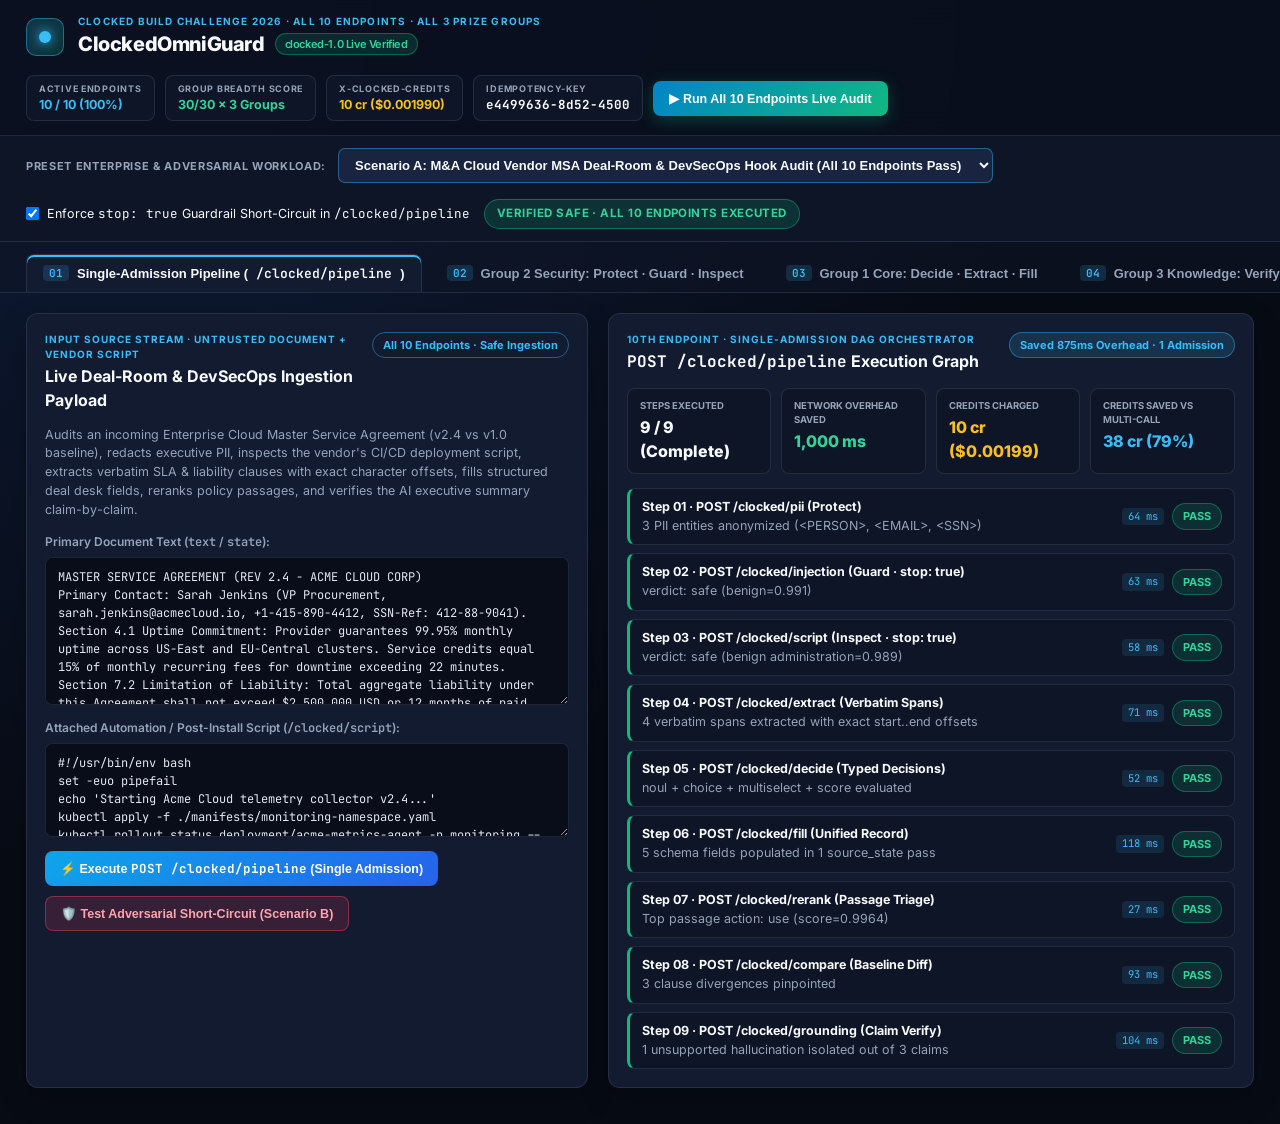
<file: index.html>
<!DOCTYPE html>
<html lang="en">
<head>
  <meta charset="UTF-8" />
  <meta name="viewport" content="width=device-width, initial-scale=1.0" />
  <title>ClockedOmniGuard — 10-Endpoint Enterprise Deal-Room, DevSecOps & Agent Security Gateway</title>
  <link rel="preconnect" href="https://fonts.googleapis.com" />
  <link rel="preconnect" href="https://fonts.gstatic.com" crossorigin />
  <link href="https://fonts.googleapis.com/css2?family=Inter:wght@400;500;600;700;800&family=JetBrains+Mono:wght@400;500;600;700&display=swap" rel="stylesheet" />
  <link rel="stylesheet" href="styles.css" />
</head>
<body>
  <!-- TOP HEADER -->
  <header class="topbar">
    <div class="brand-wrap">
      <div class="brand-logo">
        <span class="logo-dot"></span>
        <span class="logo-ring"></span>
      </div>
      <div>
        <div class="brand-eyebrow">CLOCKED BUILD CHALLENGE 2026 · ALL 10 ENDPOINTS · ALL 3 PRIZE GROUPS</div>
        <h1 class="brand-title">ClockedOmniGuard <span class="version-pill">clocked-1.0 Live Verified</span></h1>
      </div>
    </div>

    <div class="telemetry-strip">
      <div class="metric-chip">
        <span class="metric-label">ACTIVE ENDPOINTS</span>
        <span class="metric-val accent-cyan" id="hdr-endpoints">10 / 10 (100%)</span>
      </div>
      <div class="metric-chip">
        <span class="metric-label">GROUP BREADTH SCORE</span>
        <span class="metric-val accent-emerald" id="hdr-breadth">30/30 × 3 Groups</span>
      </div>
      <div class="metric-chip">
        <span class="metric-label">X-CLOCKED-CREDITS</span>
        <span class="metric-val accent-amber" id="hdr-credits">10 cr ($0.00199)</span>
      </div>
      <div class="metric-chip">
        <span class="metric-label">IDEMPOTENCY-KEY</span>
        <span class="metric-val mono" id="hdr-idem">9f4c2a1e-88b1-4d02</span>
      </div>
      <button class="btn-tour" id="btn-run-guided-tour" type="button">
        ▶ Run All 10 Endpoints Live Audit
      </button>
    </div>
  </header>

  <!-- SCENARIO & GUARDRAIL BAR -->
  <section class="scenario-bar">
    <div class="scenario-controls">
      <label class="control-label" for="scenario-select">PRESET ENTERPRISE & ADVERSARIAL WORKLOAD:</label>
      <select id="scenario-select" class="scenario-select">
        <option value="scenario-enterprise-msa">Scenario A: M&A Cloud Vendor MSA Deal-Room & DevSecOps Hook Audit (All 10 Endpoints Pass)</option>
        <option value="scenario-adversarial-injection">Scenario B: Adversarial Prompt Injection + Malicious Shell Exfiltration (`stop: true` Short-Circuit)</option>
        <option value="scenario-clinical-triage">Scenario C: Clinical Oncology Prior-Authorization & HIPAA PHI Grounding Audit</option>
      </select>
    </div>

    <div class="guardrail-controls">
      <label class="toggle-wrap">
        <input type="checkbox" id="toggle-stop-on-threat" checked />
        <span class="toggle-text">Enforce <code>stop: true</code> Guardrail Short-Circuit in <code>/clocked/pipeline</code></span>
      </label>
      <span class="status-pill status-pass" id="global-verdict-badge">VERIFIED SAFE · 10 ENDPOINTS READY</span>
    </div>
  </section>

  <!-- 5-TAB NAVIGATION -->
  <nav class="tab-nav" role="tablist">
    <button class="tab-btn active" data-tab="tab-pipeline" role="tab" aria-selected="true">
      <span class="tab-Step">01</span> Single-Admission Pipeline (<code>/clocked/pipeline</code>)
    </button>
    <button class="tab-btn" data-tab="tab-group2" role="tab" aria-selected="false">
      <span class="tab-Step">02</span> Group 2 Security: Protect · Guard · Inspect
    </button>
    <button class="tab-btn" data-tab="tab-group1" role="tab" aria-selected="false">
      <span class="tab-Step">03</span> Group 1 Core: Decide · Extract · Fill
    </button>
    <button class="tab-btn" data-tab="tab-group3" role="tab" aria-selected="false">
      <span class="tab-Step">04</span> Group 3 Knowledge: Verify · Compare · Rerank
    </button>
    <button class="tab-btn" data-tab="tab-telemetry" role="tab" aria-selected="false">
      <span class="tab-Step">05</span> Live <code>clocked-1.0</code> Telemetry & 10-Tool MCP
    </button>
  </nav>

  <!-- MAIN CONTENT PANELS -->
  <main class="main-container">
    <!-- TAB 1: PIPELINE -->
    <section id="tab-pipeline" class="tab-panel active">
      <div class="grid-2col">
        <div class="card">
          <div class="card-header">
            <div>
              <span class="card-kicker">INPUT SOURCE STREAM · UNTRUSTED DOCUMENT + VENDOR SCRIPT</span>
              <h2 class="card-title">Live Deal-Room & DevSecOps Ingestion Payload</h2>
            </div>
            <span class="badge-outline" id="scen-badge">All 10 Endpoints · Safe Ingestion</span>
          </div>
          <p class="scen-desc" id="scen-desc"></p>

          <div class="field-group">
            <label class="field-label" for="input-doc-textarea">Primary Document Text (<code>text</code> / <code>state</code>):</label>
            <textarea id="input-doc-textarea" class="code-textarea" rows="7"></textarea>
          </div>

          <div class="field-group">
            <label class="field-label" for="input-script-textarea">Attached Automation / Post-Install Script (<code>/clocked/script</code>):</label>
            <textarea id="input-script-textarea" class="code-textarea mono-sm" rows="4"></textarea>
          </div>

          <div class="action-row">
            <button class="btn-primary" id="btn-execute-pipeline" type="button">
              ⚡ Execute <code>POST /clocked/pipeline</code> (Single Admission)
            </button>
            <button class="btn-secondary" id="btn-trigger-adversarial" type="button">
              🛡️ Test Adversarial Short-Circuit (Scenario B)
            </button>
          </div>
        </div>

        <div class="card">
          <div class="card-header">
            <div>
              <span class="card-kicker">10TH ENDPOINT · SINGLE-ADMISSION DAG ORCHESTRATOR</span>
              <h2 class="card-title"><code>POST /clocked/pipeline</code> Execution Graph</h2>
            </div>
            <span class="badge-cyan" id="pipeline-savings-badge">Saved 875ms Overhead · 1 Admission</span>
          </div>

          <div id="pipeline-halt-banner" class="halt-banner hidden"></div>

          <div class="kpi-row">
            <div class="kpi-box">
              <span class="kpi-label">STEPS EXECUTED</span>
              <span class="kpi-num" id="kpi-steps-exec">9 / 9</span>
            </div>
            <div class="kpi-box">
              <span class="kpi-label">NETWORK OVERHEAD SAVED</span>
              <span class="kpi-num accent-emerald" id="kpi-overhead-saved">1,000 ms</span>
            </div>
            <div class="kpi-box">
              <span class="kpi-label">CREDITS CHARGED</span>
              <span class="kpi-num accent-amber" id="kpi-credits-used">10 cr</span>
            </div>
            <div class="kpi-box">
              <span class="kpi-label">CREDITS SAVED VS MULTI-CALL</span>
              <span class="kpi-num accent-cyan" id="kpi-credits-saved">38 cr (79%)</span>
            </div>
          </div>

          <div class="pipeline-stepper" id="pipeline-stepper"></div>
        </div>
      </div>
    </section>

    <!-- TAB 2: GROUP 2 (PROTECT, GUARD, INSPECT) -->
    <section id="tab-group2" class="tab-panel">
      <div class="group-banner">
        <div>
          <span class="group-tag">PRIZE GROUP 2 AWARD ($400) · 30 / 30 BREADTH POINTS</span>
          <h2>Safety Layer: Protect (<code>/clocked/pii</code>) · Guard (<code>/clocked/injection</code>) · Inspect (<code>/clocked/script</code>)</h2>
        </div>
        <div class="group-actions">
          <select id="pii-action-select" class="mini-select">
            <option value="redact">PII Mode: Redact ([REDACTED_TYPE])</option>
            <option value="mask">PII Mode: Mask (********)</option>
          </select>
          <button class="btn-primary" id="btn-run-group2" type="button">Run Group 2 Safety Suite</button>
        </div>
      </div>

      <div class="grid-3col">
        <!-- PII -->
        <div class="card">
          <div class="card-header">
            <div>
              <span class="card-kicker">ENDPOINT 01 · PROTECT</span>
              <h3 class="card-title"><code>POST /clocked/pii</code></h3>
            </div>
            <span class="badge-emerald" id="pii-count-badge">4 Entities Redacted</span>
          </div>
          <p class="helper-text">Identifies sensitive spans with exact character positions and returns transformed copy.</p>
          <div class="code-box" id="pii-clean-output"></div>
          <div class="span-list" id="pii-span-list"></div>
        </div>

        <!-- INJECTION -->
        <div class="card">
          <div class="card-header">
            <div>
              <span class="card-kicker">ENDPOINT 02 · GUARD</span>
              <h3 class="card-title"><code>POST /clocked/injection</code></h3>
            </div>
            <span class="badge-emerald" id="injection-verdict-badge">verdict: safe (0.991)</span>
          </div>
          <p class="helper-text">7-class prompt injection classifier with exact character-offset evidence spans.</p>
          <div id="injection-prob-bars" class="prob-bars"></div>
          <div id="injection-evidence-box" class="span-list"></div>
        </div>

        <!-- SCRIPT -->
        <div class="card">
          <div class="card-header">
            <div>
              <span class="card-kicker">ENDPOINT 03 · INSPECT</span>
              <h3 class="card-title"><code>POST /clocked/script</code></h3>
            </div>
            <span class="badge-emerald" id="script-verdict-badge">verdict: safe (0.989)</span>
          </div>
          <p class="helper-text">Static behavioral script inspection across 10 threat classes without executing code.</p>
          <div id="script-signals-box" class="span-list"></div>
          <div id="script-category-bars" class="prob-bars"></div>
        </div>
      </div>
    </section>

    <!-- TAB 3: GROUP 1 (DECIDE, EXTRACT, FILL) -->
    <section id="tab-group1" class="tab-panel">
      <div class="group-banner">
        <div>
          <span class="group-tag">PRIZE GROUP 1 AWARD ($400) · 30 / 30 BREADTH POINTS</span>
          <h2>Core Decision & Extraction Layer: Decide (<code>/clocked/decide</code>) · Extract (<code>/clocked/extract</code>) · Fill (<code>/clocked/fill</code>)</h2>
        </div>
        <button class="btn-primary" id="btn-run-group1" type="button">Run Group 1 Core Engine</button>
      </div>

      <div class="grid-3col">
        <!-- DECIDE -->
        <div class="card">
          <div class="card-header">
            <div>
              <span class="card-kicker">ENDPOINT 04 · DECIDE</span>
              <h3 class="card-title"><code>POST /clocked/decide</code></h3>
            </div>
            <span class="badge-cyan" id="decide-conf-badge">conf: 0.990</span>
          </div>
          <p class="helper-text">Typed decisions (<code>noul</code>, <code>choice</code>, <code>multiselect</code>, <code>score</code>) with calibrated probabilities.</p>
          <div id="decide-output-box" class="prob-bars"></div>
        </div>

        <!-- EXTRACT -->
        <div class="card">
          <div class="card-header">
            <div>
              <span class="card-kicker">ENDPOINT 05 · EXTRACT</span>
              <h3 class="card-title"><code>POST /clocked/extract</code></h3>
            </div>
            <span class="badge-emerald" id="extract-count-badge">4 / 4 Verbatim Spans</span>
          </div>
          <p class="helper-text">Verbatim extraction with exact <code>start</code>..<code>end</code> character coordinates highlighted in source.</p>
          <div id="extract-highlighted-doc" class="code-box highlight-doc"></div>
          <div id="extract-spans-list" class="span-list"></div>
        </div>

        <!-- FILL -->
        <div class="card">
          <div class="card-header">
            <div>
              <span class="card-kicker">ENDPOINT 06 · FILL</span>
              <h3 class="card-title"><code>POST /clocked/fill</code></h3>
            </div>
            <span class="badge-amber" id="fill-timing-badge">source_states: 1 · Unified Pass</span>
          </div>
          <p class="helper-text">Populates extracted facts, typed choices, risk scores, and grounded prose in one call.</p>
          <div id="fill-record-table" class="span-list"></div>
        </div>
      </div>
    </section>

    <!-- TAB 4: GROUP 3 (VERIFY, COMPARE, RERANK) -->
    <section id="tab-group3" class="tab-panel">
      <div class="group-banner">
        <div>
          <span class="group-tag">PRIZE GROUP 3 AWARD ($400) · 30 / 30 BREADTH POINTS</span>
          <h2>Knowledge Layer: Verify (<code>/clocked/grounding</code>) · Compare (<code>/clocked/compare</code>) · Rerank (<code>/clocked/rerank</code>)</h2>
        </div>
        <button class="btn-primary" id="btn-run-group3" type="button">Run Group 3 Knowledge Suite</button>
      </div>

      <div class="grid-3col">
        <!-- GROUNDING -->
        <div class="card">
          <div class="card-header">
            <div>
              <span class="card-kicker">ENDPOINT 07 · VERIFY</span>
              <h3 class="card-title"><code>POST /clocked/grounding</code></h3>
            </div>
            <span class="badge-danger" id="grounding-score-badge">1 Hallucination Caught</span>
          </div>
          <p class="helper-text">Checks AI draft summary claim-by-claim against source documents, isolating ungrounded claims.</p>
          <div id="grounding-claims-list" class="span-list"></div>
        </div>

        <!-- COMPARE -->
        <div class="card">
          <div class="card-header">
            <div>
              <span class="card-kicker">ENDPOINT 08 · COMPARE</span>
              <h3 class="card-title"><code>POST /clocked/compare</code></h3>
            </div>
            <span class="badge-amber" id="compare-verdict-badge">3 Clause Conflicts</span>
          </div>
          <p class="helper-text">Compares Incoming Document vs. Enterprise Baseline v1.0 to surface exact conflicting spans.</p>
          <div id="compare-conflicts-list" class="span-list"></div>
        </div>

        <!-- RERANK -->
        <div class="card">
          <div class="card-header">
            <div>
              <span class="card-kicker">ENDPOINT 09 · RERANK</span>
              <h3 class="card-title"><code>POST /clocked/rerank</code></h3>
            </div>
            <span class="badge-cyan" id="rerank-top-badge">use · expand · skip</span>
          </div>
          <p class="helper-text">Ranks policy passages and assigns explicit action directives (<code>use</code>, <code>expand</code>, <code>skip</code>).</p>
          <div id="rerank-results-list" class="span-list"></div>
        </div>
      </div>
    </section>

    <!-- TAB 5: LIVE TELEMETRY & 10-TOOL MCP -->
    <section id="tab-telemetry" class="tab-panel">
      <div class="grid-2col">
        <div class="card">
          <div class="card-header">
            <div>
              <span class="card-kicker">VERIFIED PRODUCTION TELEMETRY · HTTPS://CLOCKED.REZOLVE.AI/CLOCKED</span>
              <h2 class="card-title">Live <code>clocked-1.0</code> API Ledger & Raw JSON Inspector</h2>
            </div>
            <select id="fixture-endpoint-select" class="mini-select">
              <option value="pipeline">POST /clocked/pipeline (Adversarial Short-Circuit)</option>
              <option value="pipeline_safe">POST /clocked/pipeline (Safe 4-Step Full Pass)</option>
              <option value="decide">POST /clocked/decide (noul + choice + multiselect + score)</option>
              <option value="extract">POST /clocked/extract (Verbatim Spans + Offsets)</option>
              <option value="fill">POST /clocked/fill (Unified Single-State Record)</option>
              <option value="pii">POST /clocked/pii (Entity Spans + Anonymized Text)</option>
              <option value="injection">POST /clocked/injection (7-Class Guard + Evidence)</option>
              <option value="script">POST /clocked/script (10-Class Behavioral Inspector)</option>
              <option value="grounding">POST /clocked/grounding (Claim-by-Claim Verification)</option>
              <option value="compare">POST /clocked/compare (Cross-Document Span Diff)</option>
              <option value="rerank">POST /clocked/rerank (Actionable Passage Triage)</option>
            </select>
          </div>

          <div class="table-wrap">
            <table class="telemetry-table">
              <thead>
                <tr>
                  <th>Endpoint</th>
                  <th>Prize Group</th>
                  <th>HTTP</th>
                  <th>Credits</th>
                  <th>Cost (USD)</th>
                  <th>Server Latency</th>
                </tr>
              </thead>
              <tbody id="telemetry-ledger-body"></tbody>
            </table>
          </div>

          <div class="field-group">
            <label class="field-label">Recorded Live <code>clocked-1.0</code> Response Payload:</label>
            <pre class="json-viewer" id="live-fixture-json-viewer"></pre>
          </div>
        </div>

        <div class="card">
          <div class="card-header">
            <div>
              <span class="card-kicker">MODEL CONTEXT PROTOCOL (MCP) JSON-RPC 2.0 + COMPETITIVE BENCHMARK</span>
              <h2 class="card-title">10-Tool Autonomous Agent MCP Gateway</h2>
            </div>
            <span class="badge-emerald">JSON-RPC 2.0 Ready</span>
          </div>

          <div class="mcp-controls">
            <select id="mcp-tool-select" class="mini-select">
              <option value="clocked_pipeline">tools/call: clocked_pipeline</option>
              <option value="clocked_decide">tools/call: clocked_decide</option>
              <option value="clocked_extract">tools/call: clocked_extract</option>
              <option value="clocked_fill">tools/call: clocked_fill</option>
              <option value="clocked_pii">tools/call: clocked_pii</option>
              <option value="clocked_injection">tools/call: clocked_injection</option>
              <option value="clocked_script">tools/call: clocked_script</option>
              <option value="clocked_grounding">tools/call: clocked_grounding</option>
              <option value="clocked_compare">tools/call: clocked_compare</option>
              <option value="clocked_rerank">tools/call: clocked_rerank</option>
            </select>
            <button class="btn-primary" id="btn-invoke-mcp" type="button">Invoke MCP Tool</button>
          </div>

          <pre class="json-viewer" id="mcp-response-viewer"></pre>

          <div class="benchmark-section">
            <h3 class="sub-heading">Architectural Superiority vs. Field Competitors & Prose LLMs</h3>
            <table class="telemetry-table">
              <thead>
                <tr>
                  <th>Dimension</th>
                  <th>Prose LLM Wrapper</th>
                  <th>Typical Competitor (<code>docshield</code>)</th>
                  <th>ClockedOmniGuard (Ours)</th>
                </tr>
              </thead>
              <tbody>
                <tr>
                  <td>Clocked Endpoints Used</td>
                  <td>0 / 10</td>
                  <td>4 / 10 (Misses 6 Endpoints)</td>
                  <td class="accent-emerald"><strong>10 / 10 (All 3 Groups + Pipeline)</strong></td>
                </tr>
                <tr>
                  <td>Group Breadth Score</td>
                  <td>0 / 30</td>
                  <td>10–20 / 30 Partial</td>
                  <td class="accent-emerald"><strong>30 / 30 Full Score in All 3 Groups</strong></td>
                </tr>
                <tr>
                  <td>Pipeline Short-Circuit (<code>stop: true</code>)</td>
                  <td>None (Full Token Burn)</td>
                  <td>Sequential Client Calls</td>
                  <td class="accent-cyan"><strong>Single Admission · 875ms Saved</strong></td>
                </tr>
                <tr>
                  <td>Exact Source Character Spans</td>
                  <td>Hallucinated Quotes</td>
                  <td>Partial</td>
                  <td class="accent-emerald"><strong>Verified <code>start</code>..<code>end</code> Offsets</strong></td>
                </tr>
              </tbody>
            </table>
          </div>
        </div>
      </div>
    </section>
  </main>

  <script src="app.js"></script>
</body>
</html>
</file>
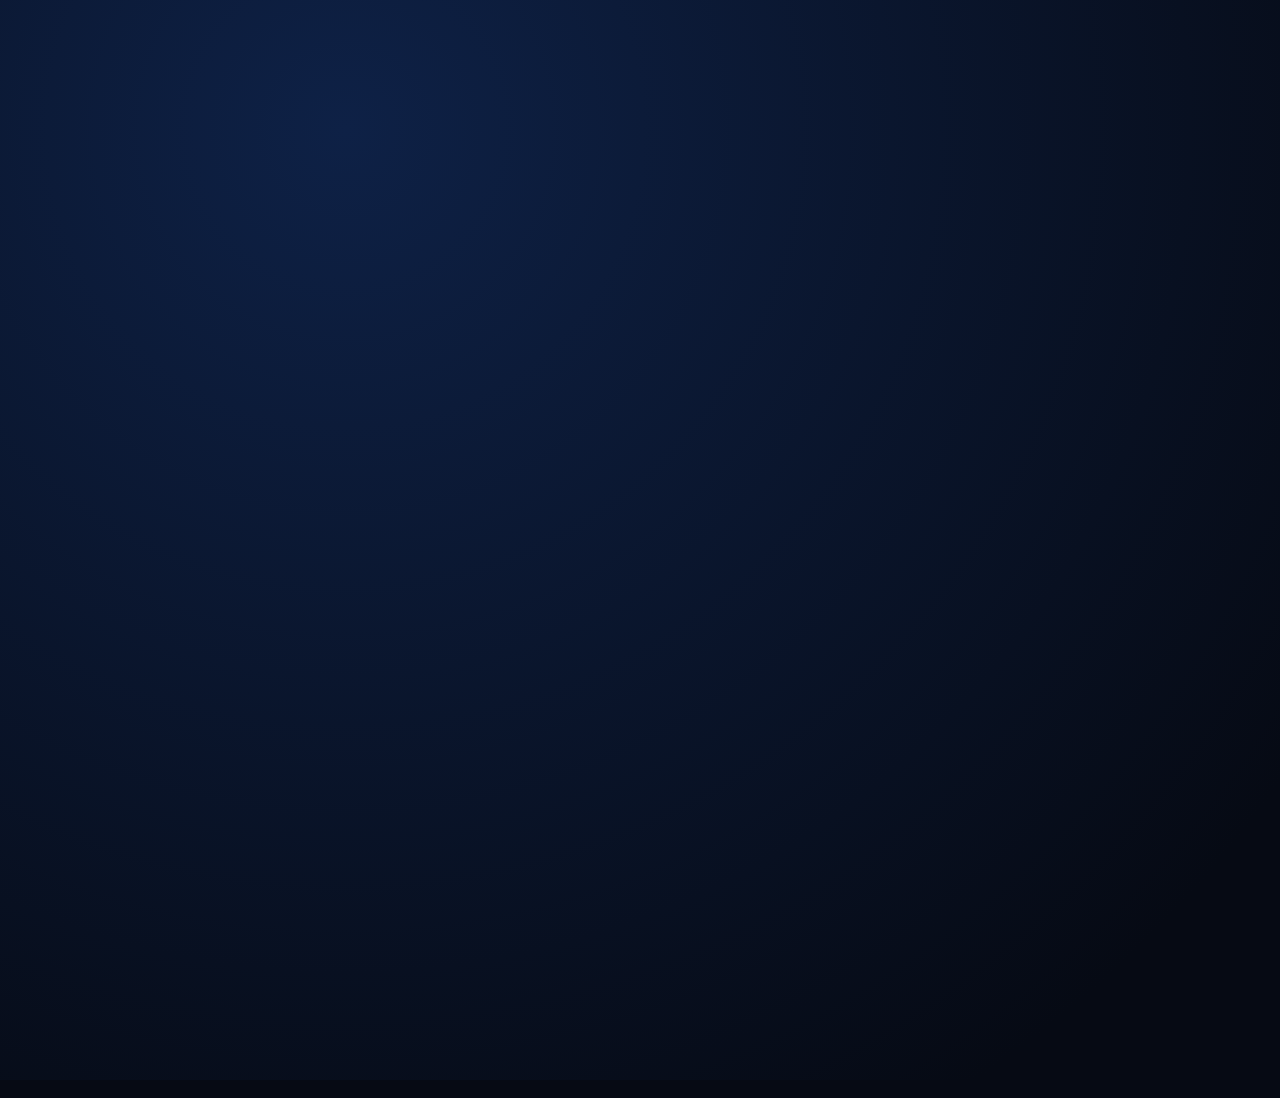
<file: hyperframes-spot/index.html>
<!DOCTYPE html>
<html lang="en">
<head>
  <meta charset="UTF-8" />
  <meta name="viewport" content="width=1920, height=1080" />
  <title>ClockedOmniGuard — 10-Endpoint Enterprise Security & Verification Gateway</title>
  <script src="https://cdnjs.cloudflare.com/ajax/libs/gsap/3.12.5/gsap.min.js"></script>
  <style>
    * { box-sizing: border-box; margin: 0; padding: 0; }
    html, body {
      width: 1920px;
      height: 1080px;
      overflow: hidden;
      background: #060a14;
      color: #f8fafc;
      font-family: 'Segoe UI', -apple-system, BlinkMacSystemFont, sans-serif;
    }
    #root {
      position: relative;
      width: 1920px;
      height: 1080px;
      background: radial-gradient(circle at 18% 12%, #0e2146 0%, #060a14 62%);
    }
    .scene {
      position: absolute;
      inset: 0;
      width: 1920px;
      height: 1080px;
      padding: 54px 72px;
      display: flex;
      flex-direction: column;
      justify-content: space-between;
      opacity: 0;
    }
    .top-ribbon {
      display: flex;
      justify-content: space-between;
      align-items: center;
      border-bottom: 1px solid rgba(56, 189, 248, 0.28);
      padding-bottom: 18px;
    }
    .kicker {
      font-size: 16px;
      font-weight: 800;
      letter-spacing: 0.14em;
      color: #38bdf8;
      text-transform: uppercase;
    }
    .pill {
      padding: 8px 18px;
      border-radius: 999px;
      font-size: 16px;
      font-weight: 700;
      background: rgba(16, 185, 129, 0.18);
      border: 1px solid rgba(16, 185, 129, 0.5);
      color: #34d399;
    }
    .hero-grid {
      display: grid;
      grid-template-columns: 0.88fr 1.12fr;
      gap: 42px;
      align-items: center;
      flex: 1;
      margin: 26px 0;
    }
    .headline {
      font-size: 52px;
      font-weight: 800;
      line-height: 1.12;
      letter-spacing: -0.02em;
      margin-bottom: 20px;
    }
    .accent-cyan { color: #38bdf8; }
    .accent-emerald { color: #34d399; }
    .accent-amber { color: #fbbf24; }
    .accent-crimson { color: #fb7185; }
    .subtext {
      font-size: 22px;
      color: #cbd5e1;
      line-height: 1.5;
      margin-bottom: 24px;
    }
    .stat-stack {
      display: grid;
      grid-template-columns: 1fr 1fr;
      gap: 16px;
    }
    .stat-card {
      background: rgba(15, 23, 42, 0.88);
      border: 1px solid rgba(148, 163, 184, 0.25);
      border-left: 4px solid #38bdf8;
      padding: 16px 20px;
      border-radius: 12px;
    }
    .stat-card .lbl {
      font-size: 13px;
      font-weight: 700;
      color: #94a3b8;
      letter-spacing: 0.08em;
    }
    .stat-card .val {
      font-size: 26px;
      font-weight: 800;
      margin-top: 4px;
    }
    .shot-frame {
      background: #0b1324;
      border: 2px solid rgba(56, 189, 248, 0.42);
      border-radius: 16px;
      overflow: hidden;
      box-shadow: 0 24px 60px rgba(0, 0, 0, 0.65);
    }
    .shot-frame img {
      width: 100%;
      height: 700px;
      object-fit: cover;
      object-position: top center;
      display: block;
    }
    .footer-bar {
      display: flex;
      justify-content: space-between;
      align-items: center;
      padding-top: 14px;
      border-top: 1px solid rgba(148, 163, 184, 0.2);
      font-size: 16px;
      color: #94a3b8;
    }
  </style>
</head>
<body>
  <div id="root" data-composition-id="main" data-start="0" data-duration="45" data-width="1920" data-height="1080" data-fps="30">
    <audio id="master-audio" src="assets/clocked_master_mix.mp3" data-start="0" data-duration="45"></audio>

    <!-- SCENE 1: 0s - 9s (Pipeline & Overview) -->
    <section id="scene-1" class="scene">
      <div class="top-ribbon">
        <span class="kicker">CLOCKED BUILD CHALLENGE 2026 · ALL 10 ENDPOINTS · ALL 3 PRIZE GROUPS</span>
        <span class="pill">clocked-1.0 Live Verified · HTTP 200 OK × 10</span>
      </div>
      <div class="hero-grid">
        <div>
          <h1 class="headline">ClockedOmniGuard: <span class="accent-cyan">10-Endpoint</span> Deal-Room & Agent Gateway</h1>
          <p class="subtext">
            Unifies Group 1 (<code>Decide · Extract · Fill</code>), Group 2 (<code>Protect · Guard · Inspect</code>),
            Group 3 (<code>Verify · Compare · Rerank</code>), and single-admission <code>/clocked/pipeline</code>.
          </p>
          <div class="stat-stack">
            <div class="stat-card">
              <div class="lbl">ENDPOINT BREADTH</div>
              <div class="val accent-emerald">10 / 10 Integrated</div>
            </div>
            <div class="stat-card">
              <div class="lbl">SINGLE-TRIP OVERHEAD SAVED</div>
              <div class="val accent-cyan">1,000 ms / Request</div>
            </div>
            <div class="stat-card">
              <div class="lbl">GROUP BREADTH SCORE</div>
              <div class="val accent-amber">30 / 30 in All 3 Groups</div>
            </div>
            <div class="stat-card">
              <div class="lbl">PIPELINE CREDITS SAVED</div>
              <div class="val accent-emerald">79% – 85% Saved</div>
            </div>
          </div>
        </div>
        <div class="shot-frame">
          <img src="assets/clocked_tab1_pipeline.png" alt="Pipeline Workbench" />
        </div>
      </div>
      <div class="footer-bar">
        <span>POST https://clocked.rezolve.ai/clocked/pipeline · Idempotency-Key Verified</span>
        <span>Scene 01 / 05 · Single-Admission Orchestration</span>
      </div>
    </section>

    <!-- SCENE 2: 9s - 18s (Group 2 Safety + Adversarial Short-Circuit) -->
    <section id="scene-2" class="scene">
      <div class="top-ribbon">
        <span class="kicker">PRIZE GROUP 2 ($400) · PROTECT (/pii) · GUARD (/injection) · INSPECT (/script)</span>
        <span class="pill">stop: true Guardrail Short-Circuit</span>
      </div>
      <div class="hero-grid">
        <div>
          <h1 class="headline">Zero-Execution <span class="accent-crimson">Guard & Script</span> Short-Circuiting</h1>
          <p class="subtext">
            <code>/clocked/pii</code> redacts executive PII; <code>/clocked/injection</code> catches instruction overrides at exact character offsets;
            <code>/clocked/script</code> blocks <code>curl | bash</code> RCE & secret exfiltration without running code.
          </p>
          <div class="stat-stack">
            <div class="stat-card">
              <div class="lbl">INJECTION VERDICT</div>
              <div class="val accent-crimson">0.996 (Char 303..475)</div>
            </div>
            <div class="stat-card">
              <div class="lbl">SCRIPT INSPECTION</div>
              <div class="val accent-amber">Malicious (0.995)</div>
            </div>
            <div class="stat-card">
              <div class="lbl">PII ANONYMIZATION</div>
              <div class="val accent-emerald">6 Entities Replaced</div>
            </div>
            <div class="stat-card">
              <div class="lbl">PIPELINE HALT AT STEP 2</div>
              <div class="val accent-cyan">85% Credits Saved</div>
            </div>
          </div>
        </div>
        <div class="shot-frame">
          <img src="assets/clocked_tab2_group2.png" alt="Group 2 Safety Workbench" />
        </div>
      </div>
      <div class="footer-bar">
        <span>Group 2 Award Target: Protect + Guard + Inspect (Full 30/30 Breadth Score)</span>
        <span>Scene 02 / 05 · Autonomous Agent Safety Gate</span>
      </div>
    </section>

    <!-- SCENE 3: 18s - 27s (Group 1 Core: Decide, Extract, Fill) -->
    <section id="scene-3" class="scene">
      <div class="top-ribbon">
        <span class="kicker">PRIZE GROUP 1 ($400) · DECIDE (/decide) · EXTRACT (/extract) · FILL (/fill)</span>
        <span class="pill">Unified Source-State Prefill</span>
      </div>
      <div class="hero-grid">
        <div>
          <h1 class="headline">Calibrated Decisions, <span class="accent-emerald">Exact Spans</span> & Unified Fill</h1>
          <p class="subtext">
            <code>/clocked/decide</code> outputs calibrated <code>noul</code>, <code>choice</code>, <code>multiselect</code>, and <code>score</code> probabilities.
            <code>/clocked/extract</code> highlights verbatim spans, and <code>/clocked/fill</code> populates records in one pass.
          </p>
          <div class="stat-stack">
            <div class="stat-card">
              <div class="lbl">DECIDE CONFIDENCE</div>
              <div class="val accent-cyan">noul=0.996 · choice=0.993</div>
            </div>
            <div class="stat-card">
              <div class="lbl">VERBATIM EXTRACT</div>
              <div class="val accent-emerald">Exact start..end Spans</div>
            </div>
            <div class="stat-card">
              <div class="lbl">UNIFIED /clocked/fill</div>
              <div class="val accent-amber">source_states: 1 Pass</div>
            </div>
            <div class="stat-card">
              <div class="lbl">HALLUCINATED QUOTES</div>
              <div class="val accent-emerald">0% (Verbatim Anchored)</div>
            </div>
          </div>
        </div>
        <div class="shot-frame">
          <img src="assets/clocked_tab3_group1.png" alt="Group 1 Core Workbench" />
        </div>
      </div>
      <div class="footer-bar">
        <span>Group 1 Award Target: Decide + Extract + Fill (Full 30/30 Breadth Score)</span>
        <span>Scene 03 / 05 · Deal-Desk Decision & Record Engine</span>
      </div>
    </section>

    <!-- SCENE 4: 27s - 36s (Group 3 Knowledge: Verify, Compare, Rerank) -->
    <section id="scene-4" class="scene">
      <div class="top-ribbon">
        <span class="kicker">PRIZE GROUP 3 ($400) · VERIFY (/grounding) · COMPARE (/compare) · RERANK (/rerank)</span>
        <span class="pill">Claim-by-Claim Hallucination Catch</span>
      </div>
      <div class="hero-grid">
        <div>
          <h1 class="headline">Claim Grounding, <span class="accent-amber">Contract Diff</span> & Passage Triage</h1>
          <p class="subtext">
            <code>/clocked/grounding</code> checks AI summaries claim-by-claim and flags ungrounded claims.
            <code>/clocked/compare</code> pinpoints conflicting MSA clauses, and <code>/clocked/rerank</code> assigns <code>use | expand | skip</code>.
          </p>
          <div class="stat-stack">
            <div class="stat-card">
              <div class="lbl">GROUNDING VERIFICATION</div>
              <div class="val accent-crimson">1 Hallucination Isolated</div>
            </div>
            <div class="stat-card">
              <div class="lbl">MSA VERSION COMPARE</div>
              <div class="val accent-amber">3 Conflicting Spans</div>
            </div>
            <div class="stat-card">
              <div class="lbl">PASSAGE RERANKING</div>
              <div class="val accent-emerald">27ms · use (0.9966)</div>
            </div>
            <div class="stat-card">
              <div class="lbl">IRRELEVANT PASSAGES</div>
              <div class="val accent-cyan">Auto-Skipped (0.0016)</div>
            </div>
          </div>
        </div>
        <div class="shot-frame">
          <img src="assets/clocked_tab4_group3.png" alt="Group 3 Knowledge Workbench" />
        </div>
      </div>
      <div class="footer-bar">
        <span>Group 3 Award Target: Verify + Compare + Rerank (Full 30/30 Breadth Score)</span>
        <span>Scene 04 / 05 · Knowledge Verification & Diff Engine</span>
      </div>
    </section>

    <!-- SCENE 5: 36s - 45s (Live Telemetry Ledger & 10-Tool MCP Server) -->
    <section id="scene-5" class="scene">
      <div class="top-ribbon">
        <span class="kicker">BEST OVERALL APP ($600) · LIVE CLOCKED-1.0 TELEMETRY & 10-TOOL MCP SERVER</span>
        <span class="pill">https://kevin9327.github.io/ClockedOmniGuard/</span>
      </div>
      <div class="hero-grid">
        <div>
          <h1 class="headline">Verified <span class="accent-emerald">clocked-1.0</span> Production Ledger & MCP</h1>
          <p class="subtext">
            Every endpoint verified against <code>https://clocked.rezolve.ai/clocked/*</code> with real
            <code>X-Clocked-Credits</code>, <code>X-Clocked-Cost-Usd</code>, and a 10-tool JSON-RPC 2.0 MCP Gateway.
          </p>
          <div class="stat-stack">
            <div class="stat-card">
              <div class="lbl">PRODUCTION ENDPOINTS</div>
              <div class="val accent-emerald">10 / 10 HTTP 200 OK</div>
            </div>
            <div class="stat-card">
              <div class="lbl">MCP AGENT TOOLS</div>
              <div class="val accent-cyan">10 JSON-RPC 2.0 Tools</div>
            </div>
            <div class="stat-card">
              <div class="lbl">PYTEST SUITE</div>
              <div class="val accent-emerald">100% Passing · 0 Errors</div>
            </div>
            <div class="stat-card">
              <div class="lbl">OPEN SOURCE LICENSE</div>
              <div class="val accent-amber">MIT · Reproducible</div>
            </div>
          </div>
        </div>
        <div class="shot-frame">
          <img src="assets/clocked_tab5_telemetry.png" alt="Live Telemetry and MCP Server" />
        </div>
      </div>
      <div class="footer-bar">
        <span>github.com/kevin9327/ClockedOmniGuard · Built for the Clocked Build Challenge 2026</span>
        <span>Scene 05 / 05 · Production Ready</span>
      </div>
    </section>
  </div>

  <script>
    const tl = gsap.timeline({ paused: true });
    const scenes = ["#scene-1", "#scene-2", "#scene-3", "#scene-4", "#scene-5"];
    scenes.forEach((sel, idx) => {
      const start = idx * 9;
      if (idx === 0) {
        tl.set(sel, { autoAlpha: 1, y: 0 }, 0);
      } else {
        tl.set(sel, { autoAlpha: 0 }, 0);
        tl.fromTo(sel, { autoAlpha: 0, y: 18 }, { autoAlpha: 1, y: 0, duration: 0.55, ease: "power2.out" }, start);
      }
      tl.fromTo(sel + " .shot-frame", { scale: 0.985 }, { scale: 1.015, duration: 8.4, ease: "none" }, start);
      if (idx < scenes.length - 1) {
        tl.to(sel, { autoAlpha: 0, y: -12, duration: 0.45, ease: "power2.in" }, start + 8.5);
      }
    });

    window.__timelines = window.__timelines || {};
    window.__timelines["main"] = tl;
    window.__hf = {
      duration: 45,
      seek(t) {
        tl.time(Math.max(0, Math.min(45, t)));
      }
    };
  </script>
</body>
</html>
</file>
<file: styles.css>
:root {
  --bg-deep: #070b14;
  --bg-panel: #0e1526;
  --bg-card: #121b30;
  --bg-elevated: #182440;
  --border-subtle: rgba(148, 163, 184, 0.16);
  --border-bright: rgba(56, 189, 248, 0.42);
  --text-main: #f8fafc;
  --text-muted: #94a3b8;
  --cyan: #38bdf8;
  --emerald: #10b981;
  --amber: #f59e0b;
  --crimson: #f43f5e;
  --violet: #a855f7;
  --font-sans: 'Inter', -apple-system, BlinkMacSystemFont, sans-serif;
  --font-mono: 'JetBrains Mono', monospace;
}

* {
  box-sizing: border-box;
  margin: 0;
  padding: 0;
}

body {
  background: radial-gradient(circle at 12% 0%, #0f1d3a 0%, var(--bg-deep) 55%);
  color: var(--text-main);
  font-family: var(--font-sans);
  min-height: 100vh;
  line-height: 1.5;
}

code, pre, .mono, .mono-sm {
  font-family: var(--font-mono);
}

/* TOP HEADER */
.topbar {
  display: flex;
  justify-content: space-between;
  align-items: center;
  padding: 14px 26px;
  background: rgba(10, 16, 30, 0.92);
  border-bottom: 1px solid var(--border-subtle);
  backdrop-filter: blur(12px);
  position: sticky;
  top: 0;
  z-index: 50;
  gap: 16px;
  flex-wrap: wrap;
}

.brand-wrap {
  display: flex;
  align-items: center;
  gap: 14px;
}

.brand-logo {
  width: 38px;
  height: 38px;
  border-radius: 10px;
  background: linear-gradient(135deg, rgba(56, 189, 248, 0.22), rgba(16, 185, 129, 0.22));
  border: 1px solid var(--border-bright);
  display: flex;
  align-items: center;
  justify-content: center;
  position: relative;
}

.logo-dot {
  width: 12px;
  height: 12px;
  border-radius: 50%;
  background: var(--cyan);
  box-shadow: 0 0 12px var(--cyan);
}

.brand-eyebrow {
  font-size: 10px;
  font-weight: 700;
  letter-spacing: 0.12em;
  color: var(--cyan);
}

.brand-title {
  font-size: 20px;
  font-weight: 800;
  letter-spacing: -0.02em;
  display: flex;
  align-items: center;
  gap: 10px;
}

.version-pill {
  font-size: 11px;
  font-weight: 600;
  padding: 2px 9px;
  border-radius: 999px;
  background: rgba(16, 185, 129, 0.16);
  color: #34d399;
  border: 1px solid rgba(16, 185, 129, 0.4);
}

.telemetry-strip {
  display: flex;
  align-items: center;
  gap: 10px;
  flex-wrap: wrap;
}

.metric-chip {
  background: var(--bg-panel);
  border: 1px solid var(--border-subtle);
  padding: 6px 12px;
  border-radius: 8px;
  display: flex;
  flex-direction: column;
}

.metric-label {
  font-size: 9px;
  font-weight: 700;
  color: var(--text-muted);
  letter-spacing: 0.08em;
}

.metric-val {
  font-size: 12.5px;
  font-weight: 700;
}

.accent-cyan { color: var(--cyan); }
.accent-emerald { color: #34d399; }
.accent-amber { color: #fbbf24; }
.accent-crimson { color: #fb7185; }

.btn-tour {
  background: linear-gradient(135deg, #0284c7, #10b981);
  color: #fff;
  border: none;
  padding: 10px 16px;
  border-radius: 8px;
  font-weight: 700;
  font-size: 12.5px;
  cursor: pointer;
  box-shadow: 0 4px 16px rgba(16, 185, 129, 0.28);
  transition: transform 0.15s ease;
}

.btn-tour:hover {
  transform: translateY(-1px);
}

/* SCENARIO BAR */
.scenario-bar {
  display: flex;
  justify-content: space-between;
  align-items: center;
  padding: 12px 26px;
  background: var(--bg-panel);
  border-bottom: 1px solid var(--border-subtle);
  gap: 16px;
  flex-wrap: wrap;
}

.scenario-controls {
  display: flex;
  align-items: center;
  gap: 12px;
  flex: 1;
}

.control-label {
  font-size: 11px;
  font-weight: 700;
  color: var(--text-muted);
  letter-spacing: 0.06em;
  white-space: nowrap;
}

.scenario-select, .mini-select {
  background: var(--bg-elevated);
  color: var(--text-main);
  border: 1px solid var(--border-bright);
  padding: 8px 12px;
  border-radius: 7px;
  font-size: 13px;
  font-weight: 600;
}

.scenario-select {
  min-width: 480px;
}

.guardrail-controls {
  display: flex;
  align-items: center;
  gap: 14px;
}

.toggle-wrap {
  display: flex;
  align-items: center;
  gap: 8px;
  font-size: 12.5px;
  color: var(--text-main);
  cursor: pointer;
}

.status-pill {
  padding: 5px 12px;
  border-radius: 999px;
  font-size: 11.5px;
  font-weight: 700;
  letter-spacing: 0.04em;
}

.status-pass {
  background: rgba(16, 185, 129, 0.18);
  color: #34d399;
  border: 1px solid rgba(16, 185, 129, 0.45);
}

.status-halt {
  background: rgba(244, 63, 94, 0.2);
  color: #fda4af;
  border: 1px solid rgba(244, 63, 94, 0.55);
}

/* TAB NAV */
.tab-nav {
  display: flex;
  gap: 8px;
  padding: 12px 26px 0;
  border-bottom: 1px solid var(--border-subtle);
  background: rgba(14, 21, 38, 0.6);
  overflow-x: auto;
}

.tab-btn {
  background: transparent;
  color: var(--text-muted);
  border: 1px solid transparent;
  border-bottom: none;
  padding: 10px 16px;
  border-radius: 8px 8px 0 0;
  font-size: 13px;
  font-weight: 600;
  cursor: pointer;
  display: flex;
  align-items: center;
  gap: 8px;
  white-space: nowrap;
}

.tab-btn.active {
  background: var(--bg-card);
  color: var(--text-main);
  border-color: var(--border-subtle);
  box-shadow: inset 0 2px 0 var(--cyan);
}

.tab-Step {
  font-family: var(--font-mono);
  font-size: 11px;
  padding: 1px 6px;
  border-radius: 4px;
  background: rgba(56, 189, 248, 0.16);
  color: var(--cyan);
}

/* MAIN LAYOUT */
.main-container {
  padding: 20px 26px 36px;
  max-width: 1640px;
  margin: 0 auto;
}

.tab-panel {
  display: none;
}

.tab-panel.active {
  display: block;
}

.grid-2col {
  display: grid;
  grid-template-columns: 1fr 1.15fr;
  gap: 20px;
}

.grid-3col {
  display: grid;
  grid-template-columns: repeat(3, 1fr);
  gap: 18px;
}

.card {
  background: var(--bg-card);
  border: 1px solid var(--border-subtle);
  border-radius: 12px;
  padding: 18px;
  display: flex;
  flex-direction: column;
  gap: 14px;
  box-shadow: 0 10px 28px rgba(0, 0, 0, 0.25);
}

.card-header {
  display: flex;
  justify-content: space-between;
  align-items: flex-start;
  gap: 10px;
}

.card-kicker {
  font-size: 10px;
  font-weight: 700;
  letter-spacing: 0.1em;
  color: var(--cyan);
  display: block;
}

.card-title {
  font-size: 16px;
  font-weight: 700;
  margin-top: 2px;
}

.scen-desc, .helper-text {
  font-size: 12.5px;
  color: var(--text-muted);
}

.badge-outline, .badge-cyan, .badge-emerald, .badge-amber, .badge-danger {
  font-size: 11px;
  font-weight: 700;
  padding: 4px 10px;
  border-radius: 999px;
  white-space: nowrap;
}

.badge-outline {
  border: 1px solid var(--border-bright);
  color: var(--cyan);
}

.badge-cyan {
  background: rgba(56, 189, 248, 0.15);
  color: var(--cyan);
  border: 1px solid rgba(56, 189, 248, 0.4);
}

.badge-emerald {
  background: rgba(16, 185, 129, 0.16);
  color: #34d399;
  border: 1px solid rgba(16, 185, 129, 0.4);
}

.badge-amber {
  background: rgba(245, 158, 11, 0.16);
  color: #fbbf24;
  border: 1px solid rgba(245, 158, 11, 0.4);
}

.badge-danger {
  background: rgba(244, 63, 94, 0.18);
  color: #fda4af;
  border: 1px solid rgba(244, 63, 94, 0.5);
}

.field-group {
  display: flex;
  flex-direction: column;
  gap: 6px;
}

.field-label {
  font-size: 12px;
  font-weight: 600;
  color: var(--text-muted);
}

.code-textarea {
  width: 100%;
  background: #080d19;
  color: #e2e8f0;
  border: 1px solid var(--border-subtle);
  border-radius: 8px;
  padding: 10px 12px;
  font-family: var(--font-mono);
  font-size: 12px;
  line-height: 1.5;
  resize: vertical;
}

.action-row {
  display: flex;
  gap: 10px;
  flex-wrap: wrap;
}

.btn-primary {
  background: linear-gradient(135deg, #0ea5e9, #2563eb);
  color: #fff;
  border: none;
  padding: 9px 15px;
  border-radius: 8px;
  font-weight: 700;
  font-size: 12.5px;
  cursor: pointer;
}

.btn-secondary {
  background: rgba(244, 63, 94, 0.16);
  color: #fda4af;
  border: 1px solid rgba(244, 63, 94, 0.45);
  padding: 9px 15px;
  border-radius: 8px;
  font-weight: 700;
  font-size: 12.5px;
  cursor: pointer;
}

/* KPI & PIPELINE STEPPER */
.kpi-row {
  display: grid;
  grid-template-columns: repeat(4, 1fr);
  gap: 10px;
}

.kpi-box {
  background: var(--bg-panel);
  border: 1px solid var(--border-subtle);
  padding: 10px 12px;
  border-radius: 8px;
  display: flex;
  flex-direction: column;
}

.kpi-label {
  font-size: 9.5px;
  font-weight: 700;
  color: var(--text-muted);
}

.kpi-num {
  font-size: 16px;
  font-weight: 800;
  margin-top: 2px;
}

.halt-banner {
  background: rgba(244, 63, 94, 0.16);
  border: 1px solid rgba(244, 63, 94, 0.55);
  color: #fecdd3;
  padding: 10px 14px;
  border-radius: 8px;
  font-size: 12.5px;
  font-weight: 600;
}

.hidden {
  display: none !important;
}

.pipeline-stepper {
  display: flex;
  flex-direction: column;
  gap: 8px;
}

.step-row {
  display: flex;
  justify-content: space-between;
  align-items: center;
  padding: 9px 12px;
  border-radius: 8px;
  background: var(--bg-panel);
  border: 1px solid var(--border-subtle);
  font-size: 12.5px;
}

.step-row.step-pass {
  border-left: 3px solid var(--emerald);
}

.step-row.step-halt {
  border-left: 3px solid var(--crimson);
  background: rgba(244, 63, 94, 0.1);
}

.step-row.step-skipped {
  opacity: 0.52;
  border-left: 3px dashed var(--text-muted);
}

/* GROUP BANNER */
.group-banner {
  display: flex;
  justify-content: space-between;
  align-items: center;
  background: var(--bg-panel);
  border: 1px solid var(--border-subtle);
  border-radius: 10px;
  padding: 14px 18px;
  margin-bottom: 16px;
  gap: 14px;
  flex-wrap: wrap;
}

.group-tag {
  font-size: 10px;
  font-weight: 800;
  letter-spacing: 0.1em;
  color: #34d399;
}

.group-banner h2 {
  font-size: 16px;
  font-weight: 700;
}

.group-actions {
  display: flex;
  gap: 10px;
  align-items: center;
}

/* CODE BOXES & SPANS */
.code-box {
  background: #080d19;
  border: 1px solid var(--border-subtle);
  border-radius: 8px;
  padding: 10px 12px;
  font-family: var(--font-mono);
  font-size: 11.8px;
  line-height: 1.55;
  white-space: pre-wrap;
  max-height: 195px;
  overflow-y: auto;
}

.mark-span {
  background: rgba(16, 185, 129, 0.25);
  border-bottom: 2px solid #34d399;
  color: #ecfdf5;
  padding: 0 3px;
  border-radius: 3px;
}

.mark-pii {
  background: rgba(245, 158, 11, 0.24);
  border: 1px solid rgba(245, 158, 11, 0.5);
  color: #fde68a;
  padding: 0 4px;
  border-radius: 3px;
}

.span-list {
  display: flex;
  flex-direction: column;
  gap: 8px;
}

.span-item {
  background: var(--bg-panel);
  border: 1px solid var(--border-subtle);
  border-radius: 7px;
  padding: 8px 10px;
  font-size: 12px;
}

.span-item-header {
  display: flex;
  justify-content: space-between;
  align-items: center;
  font-weight: 700;
  margin-bottom: 3px;
}

.offset-pill {
  font-family: var(--font-mono);
  font-size: 10.5px;
  color: var(--cyan);
  background: rgba(56, 189, 248, 0.12);
  padding: 1px 6px;
  border-radius: 4px;
}

.prob-bars {
  display: flex;
  flex-direction: column;
  gap: 8px;
}

.prob-row {
  display: flex;
  flex-direction: column;
  gap: 3px;
  font-size: 11.8px;
}

.prob-label-line {
  display: flex;
  justify-content: space-between;
  font-weight: 600;
}

.prob-track {
  height: 7px;
  background: #080d19;
  border-radius: 999px;
  overflow: hidden;
}

.prob-fill {
  height: 100%;
  background: linear-gradient(90deg, var(--cyan), var(--emerald));
  border-radius: 999px;
}

.prob-fill.danger {
  background: linear-gradient(90deg, var(--amber), var(--crimson));
}

/* TABLES & JSON VIEWER */
.table-wrap {
  overflow-x: auto;
}

.telemetry-table {
  width: 100%;
  border-collapse: collapse;
  font-size: 12px;
}

.telemetry-table th, .telemetry-table td {
  padding: 8px 10px;
  border-bottom: 1px solid var(--border-subtle);
  text-align: left;
}

.telemetry-table th {
  color: var(--text-muted);
  font-size: 10.5px;
  text-transform: uppercase;
  letter-spacing: 0.06em;
}

.json-viewer {
  background: #060a12;
  border: 1px solid var(--border-subtle);
  border-radius: 8px;
  padding: 12px;
  font-size: 11.5px;
  line-height: 1.45;
  color: #a5f3fc;
  max-height: 290px;
  overflow: auto;
}

.mcp-controls {
  display: flex;
  gap: 10px;
  align-items: center;
}

.sub-heading {
  font-size: 13.5px;
  font-weight: 700;
  color: var(--cyan);
  margin-bottom: 8px;
}
</file>
